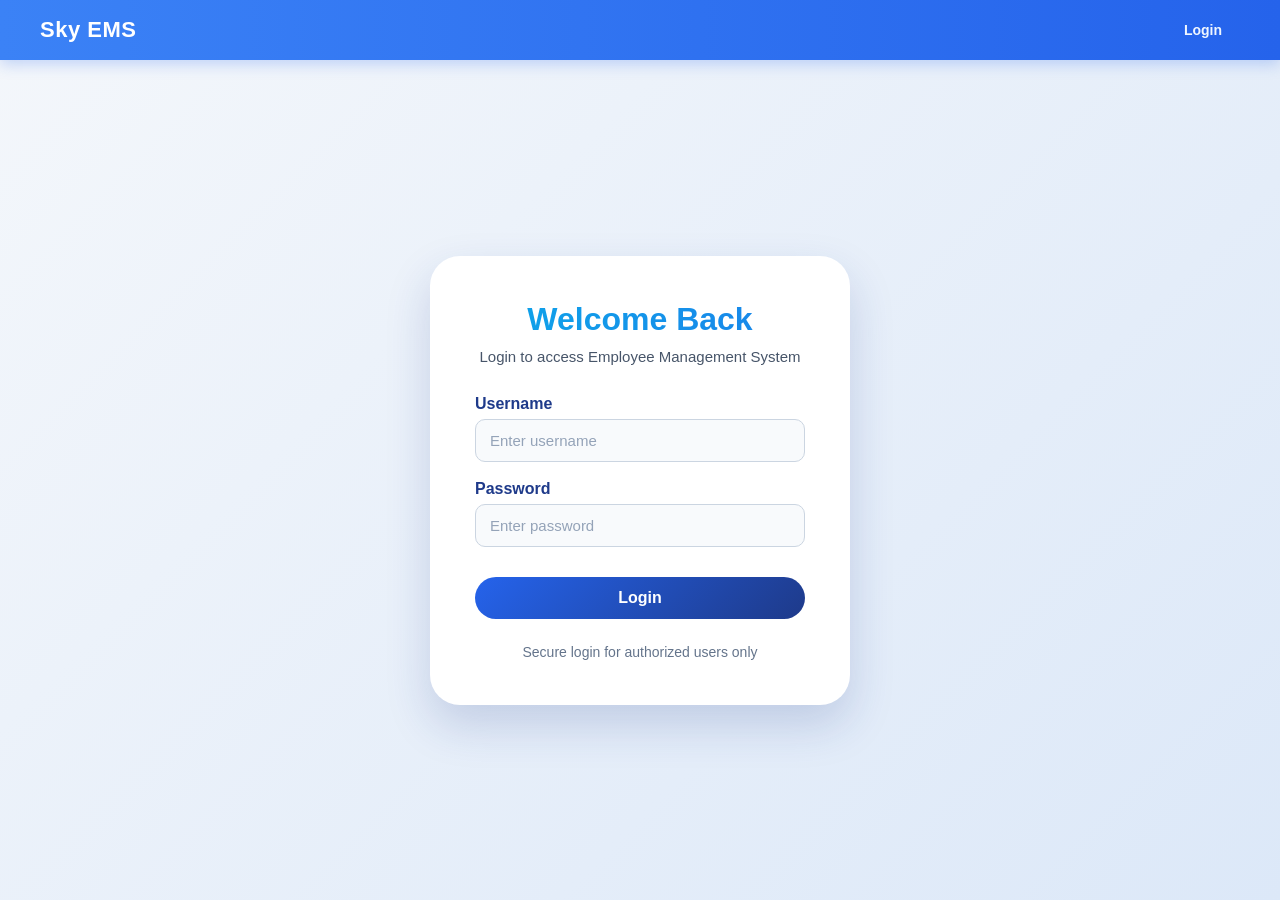
<file: Emp_Management/index.html>
<!DOCTYPE html>
<html lang="en">
<head>
<meta charset="UTF-8">
<title>Login | Sky EMS</title>

<style>
/* ================= GLOBAL ================= */
*{
    margin:0;
    padding:0;
    box-sizing:border-box;
    font-family:"Segoe UI", sans-serif;
}

body{
    min-height:100vh;
    background: linear-gradient(135deg,#F4F7FB,#DCE8F8);
    display:flex;
    flex-direction:column;
    overflow:hidden;
}

/* ================= TOP BAR ================= */
.top-bar{
    height:60px;
    background:linear-gradient(90deg,#3B82F6,#2563EB);
    display:flex;
    align-items:center;
    justify-content:space-between;
    padding:0 40px;
    box-shadow:0 4px 14px rgba(37,99,235,0.25);
}

.logo{
    color:#FFFFFF;
    font-size:22px;
    font-weight:700;
    letter-spacing:0.5px;
}

/* NAVBAR */
.navbar a{
    position:relative;
    color:#EFF6FF;
    text-decoration:none;
    padding:8px 18px;
    border-radius:22px;
    font-size:14px;
    font-weight:600;
    transition:0.4s;
    overflow:hidden;
}

.navbar a::before{
    content:"";
    position:absolute;
    inset:0;
    background:rgba(255,255,255,0.25);
    opacity:0;
    transition:0.4s;
    z-index:-1;
    border-radius:22px;
}

.navbar a:hover{
    color:#FFFFFF;
    transform:translateY(-2px);
    box-shadow:0 6px 16px rgba(37,99,235,0.35);
}

.navbar a:hover::before{
    opacity:1;
}

/* ================= LOGIN WRAPPER ================= */
.login-wrapper{
    flex:1;
    display:flex;
    align-items:center;
    justify-content:center;
    padding:40px;
}

/* ================= LOGIN CARD ================= */
.login-card{
    width:100%;
    max-width:420px;
    background:#FFFFFF;
    padding:45px;
    border-radius:30px;
    box-shadow:0 20px 45px rgba(30,58,138,0.18);
    text-align:center;
    animation:slideUp 1.1s ease forwards;
}

/* TITLE */
.login-card h1{
    font-size:32px;
    font-weight:800;
    background:linear-gradient(270deg,#1E3A8A,#2563EB,#0EA5E9);
    background-size:400% 400%;
    -webkit-background-clip:text;
    -webkit-text-fill-color:transparent;
    animation:gradientMove 6s ease infinite;
}

.login-card p{
    font-size:15px;
    color:#475569;
    margin-top:10px;
    margin-bottom:30px;
}

/* LABEL */
.login-card label{
    display:block;
    text-align:left;
    font-weight:600;
    margin-bottom:6px;
    margin-top:18px;
    color:#1E3A8A;
}

/* INPUT */
.login-card input{
    width:100%;
    padding:12px 14px;
    border-radius:10px;
    border:1px solid #CBD5E1;
    font-size:15px;
    outline:none;
    background:#F8FAFC;
    color:#1F2937;
    transition:0.3s;
}

.login-card input::placeholder{
    color:#94A3B8;
}

.login-card input:focus{
    border-color:#2563EB;
    box-shadow:0 0 0 3px rgba(37,99,235,0.25);
}

/* BUTTON */
.login-card button{
    margin-top:30px;
    width:100%;
    padding:12px;
    background:linear-gradient(135deg,#2563EB,#1E3A8A);
    border:none;
    border-radius:25px;
    font-size:16px;
    font-weight:700;
    cursor:pointer;
    color:#FFFFFF;
    transition:0.4s;
}

.login-card button:hover{
    transform:scale(1.05);
    box-shadow:0 8px 20px rgba(37,99,235,0.4);
}

/* FOOTER */
.login-footer{
    margin-top:25px;
    font-size:14px;
    color:#64748B;
}

/* ================= ANIMATIONS ================= */
@keyframes slideUp{
    from{opacity:0; transform:translateY(80px);}
    to{opacity:1; transform:translateY(0);}
}

@keyframes gradientMove{
    0%{background-position:0% 50%;}
    50%{background-position:100% 50%;}
    100%{background-position:0% 50%;}
}
</style>
</head>

<body>

<div class="top-bar">
    <div class="logo">Sky EMS</div>
    <div class="navbar">
        <a href="index.html">Login</a>
    </div>
</div>

<div class="login-wrapper">
    <div class="login-card">

        <h1>Welcome Back</h1>
        <p>Login to access Employee Management System</p>

        <form action="login" method="post">
            <label>Username</label>
            <input type="text" name="uname" placeholder="Enter username" required>

            <label>Password</label>
            <input type="password" name="pword" placeholder="Enter password" required>

            <button type="submit">Login</button>
        </form>

        <div class="login-footer">
            Secure login for authorized users only
        </div>

    </div>
</div>

</body>
</html>
</file>
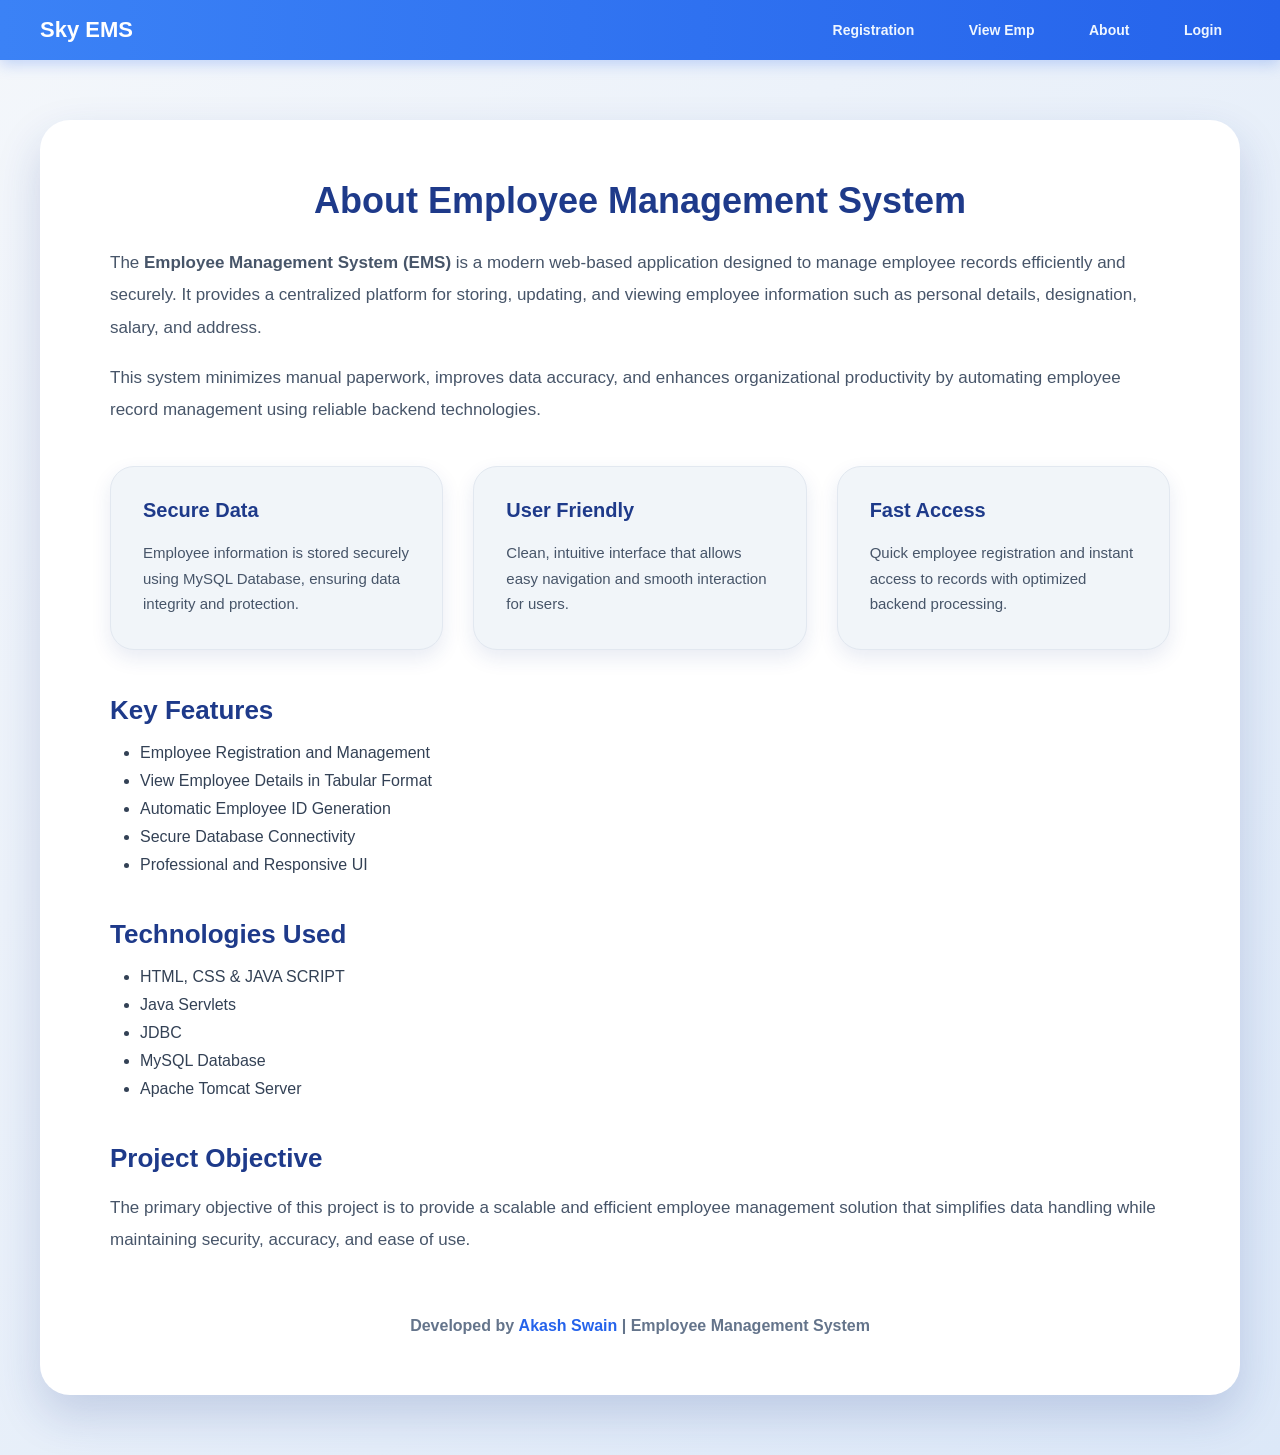
<file: Emp_Management/about.html>
<!DOCTYPE html>
<html lang="en">
<head>
<meta charset="UTF-8">
<title>About | Sky EMS</title>

<style>
/* ================= GLOBAL ================= */
*{
    margin:0;
    padding:0;
    box-sizing:border-box;
    font-family:"Segoe UI", sans-serif;
}

body{
    background:linear-gradient(135deg,#F4F7FB,#DCE8F8);
    color:#1F2937;
}

/* ================= TOP BAR ================= */
.top-bar{
    height:60px;
    background:linear-gradient(90deg,#3B82F6,#2563EB);
    display:flex;
    align-items:center;
    justify-content:space-between;
    padding:0 40px;
    box-shadow:0 4px 14px rgba(37,99,235,0.25);
}

.logo{
    color:#FFFFFF;
    font-size:22px;
    font-weight:700;
}

.navbar a{
    color:#EFF6FF;
    text-decoration:none;
    margin-left:14px;
    padding:8px 18px;
    border-radius:22px;
    font-size:14px;
    font-weight:600;
    transition:0.25s;
}

.navbar a:hover{
    background:rgba(255,255,255,0.25);
    color:#FFFFFF;
}

/* ================= CONTAINER ================= */
.about-container{
    max-width:1200px;
    margin:60px auto;
    background:#FFFFFF;
    padding:60px 70px;
    border-radius:30px;
    box-shadow:0 20px 45px rgba(30,58,138,0.18);
}

/* HEADINGS */
.about-container h1{
    text-align:center;
    font-size:36px;
    font-weight:800;
    margin-bottom:25px;
    color:#1E3A8A;
}

.about-container h2{
    margin-top:45px;
    font-size:26px;
    color:#1E3A8A;
}

.about-container p{
    font-size:17px;
    line-height:1.9;
    margin-top:18px;
    color:#475569;
}

/* ================= CARDS ================= */
.cards{
    display:grid;
    grid-template-columns:repeat(auto-fit,minmax(280px,1fr));
    gap:30px;
    margin-top:40px;
}

/* CARD BASE */
.card{
    position:relative;
    background:#F1F5F9;
    padding:32px;
    border-radius:24px;
    overflow:hidden;
    border:1px solid #E2E8F0;
    box-shadow:0 8px 20px rgba(30,58,138,0.10);
    transition:transform 0.25s ease, box-shadow 0.25s ease;
}

/* LEFT → RIGHT COLOR OVERLAY (SINGLE COLOR) */
.card::after{
    content:"";
    position:absolute;
    inset:0;
    background:#2563EB;
    transform:scaleX(0);
    transform-origin:left;
    transition:transform 0.35s ease;
    z-index:0;
}

/* KEEP TEXT ABOVE */
.card *{
    position:relative;
    z-index:1;
}

/* CARD TEXT */
.card h3{
    font-size:20px;
    margin-bottom:14px;
    color:#1E3A8A;
    transition:color 0.25s ease;
}

.card p{
    font-size:15px;
    line-height:1.7;
    color:#475569;
    transition:color 0.25s ease;
}

/* HOVER EFFECT */
.card:hover{
    transform:translateY(-8px);
    box-shadow:
        0 18px 35px rgba(30,58,138,0.25),
        0 0 25px rgba(37,99,235,0.35);
}

.card:hover::after{
    transform:scaleX(1);
}

.card:hover h3,
.card:hover p{
    color:#FFFFFF;
}

/* ================= LIST ================= */
.about-container ul{
    margin-top:18px;
    margin-left:30px;
}

.about-container ul li{
    margin-bottom:10px;
    font-size:16px;
    color:#334155;
}

/* ================= FOOTER ================= */
.footer{
    margin-top:60px;
    text-align:center;
    font-size:16px;
    font-weight:600;
    color:#64748B;
}

.footer b{
    color:#2563EB;
    font-weight:800;
}
</style>
</head>

<body>

<div class="top-bar">
    <div class="logo">Sky EMS</div>
    <div class="navbar">
        <a href="register.html">Registration</a>
        <a href="viewemp">View Emp</a>
        <a href="about.html">About</a>
        <a href="index.html">Login</a>
    </div>
</div>

<div class="about-container">

    <h1>About Employee Management System</h1>

    <p>
        The <b>Employee Management System (EMS)</b> is a modern web-based application
        designed to manage employee records efficiently and securely. It provides a
        centralized platform for storing, updating, and viewing employee information
        such as personal details, designation, salary, and address.
    </p>

    <p>
        This system minimizes manual paperwork, improves data accuracy, and enhances
        organizational productivity by automating employee record management using
        reliable backend technologies.
    </p>

    <div class="cards">
        <div class="card">
            <h3>Secure Data</h3>
            <p>
                Employee information is stored securely using MySQL Database,
                ensuring data integrity and protection.
            </p>
        </div>

        <div class="card">
            <h3>User Friendly</h3>
            <p>
                Clean, intuitive interface that allows easy navigation and smooth
                interaction for users.
            </p>
        </div>

        <div class="card">
            <h3>Fast Access</h3>
            <p>
                Quick employee registration and instant access to records with
                optimized backend processing.
            </p>
        </div>
    </div>

    <h2>Key Features</h2>
    <ul>
        <li>Employee Registration and Management</li>
        <li>View Employee Details in Tabular Format</li>
        <li>Automatic Employee ID Generation</li>
        <li>Secure Database Connectivity</li>
        <li>Professional and Responsive UI</li>
    </ul>

    <h2>Technologies Used</h2>
    <ul>
        <li>HTML, CSS & JAVA SCRIPT</li>
        <li>Java Servlets</li>
        <li>JDBC</li>
        <li>MySQL Database</li>
        <li>Apache Tomcat Server</li>
    </ul>

    <h2>Project Objective</h2>
    <p>
        The primary objective of this project is to provide a scalable and efficient
        employee management solution that simplifies data handling while maintaining
        security, accuracy, and ease of use.
    </p>

    <div class="footer">
        Developed by <b>Akash Swain</b> | Employee Management System
    </div>

</div>

</body>
</html>
</file>
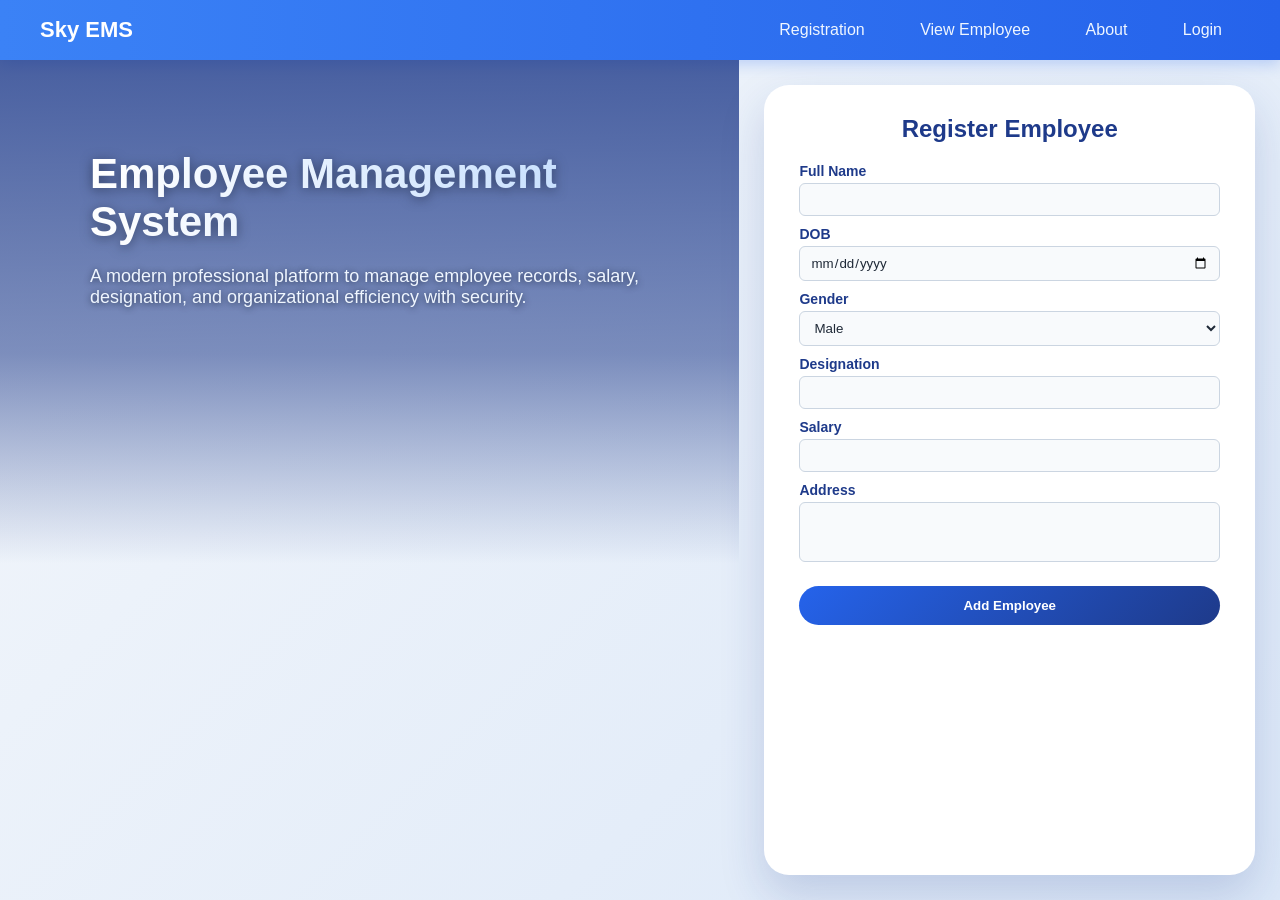
<file: Emp_Management/register.html>
<!DOCTYPE html>
<html lang="en">
<head>
    <meta charset="UTF-8">
    <title>Sky Management</title>
    <link rel="stylesheet" href="style.css">
</head>
<body>

<div class="top-bar">
    <div class="logo">Sky EMS</div>
    <div class="navbar">
        <a href="register.html">Registration</a>
        <a href="viewemp">View Employee</a>
        <a href="about.html">About</a>
        <a href="index.html">Login</a>
    </div>
</div>

<div class="container">

    <div class="left-panel">
        <h1 class="title-animate">Employee Management System</h1>
        <p class="text-animate">
            A modern professional platform to manage employee records,
            salary, designation, and organizational efficiency with security.
        </p>
    </div>

    <div class="right-panel form-animate">
        <h2>Register Employee</h2>

        <form action="registerEmployee" method="post">

            <label>Full Name</label>
            <input type="text" name="fullname" required>

            <label>DOB</label>
            <input type="date" name="dob" required>

            <label>Gender</label>
            <select name="gender" required>
                <option>Male</option>
                <option>Female</option>
            </select>

            <label>Designation</label>
            <input type="text" name="designation" required>

            <label>Salary</label>
            <input type="number" name="salary" required>

            <label>Address</label>
            <textarea name="address"></textarea>

            <button type="submit">Add Employee</button>
        </form>
    </div>

</div>

</body>
</html>
</file>
<file: Emp_Management/style.css>
/* ================= VARIABLES ================= */
:root{
    --primary:#2563EB;
    --primary-light:#3B82F6;
    --dark:#1E3A8A;
    --panel:#FFFFFF;
}

/* RESET */
*{
    margin:0;
    padding:0;
    box-sizing:border-box;
    font-family:'Segoe UI', sans-serif;
}

/* BODY */
body{
    background:linear-gradient(135deg,#F4F7FB,#DCE8F8);
    height:100vh;
    overflow:hidden;
}

/* ================= TOP BAR ================= */
.top-bar{
    height:60px;
    background:linear-gradient(90deg,var(--primary-light),var(--primary));
    display:flex;
    justify-content:space-between;
    align-items:center;
    padding:0 40px;
    box-shadow:0 4px 14px rgba(37,99,235,0.25);
}

.logo{
    color:#FFFFFF;
    font-size:22px;
    font-weight:700;
}

/* NAVBAR (FAST) */
.navbar a{
    color:#EFF6FF;
    text-decoration:none;
    margin-left:15px;
    padding:8px 18px;
    border-radius:20px;
    transition:transform .2s ease;
}

.navbar a:hover{
    background:rgba(255,255,255,0.25);
    color:#FFFFFF;
    transform:translateY(-2px);
}

/* ================= CONTAINER ================= */
.container{
    display:flex;
    height:calc(100vh - 60px);
}

/* ================= LEFT PANEL ================= */
.left-panel{
    width:60%;
    padding:90px;
    background:url("https://images.unsplash.com/photo-1521737604893-d14cc237f11d")
        no-repeat center/cover;
    position:relative;
    color:white;
}

.left-panel::before{
    content:"";
    position:absolute;
    inset:0;
    background:linear-gradient(180deg,
        rgba(30,58,138,.80) 0%,
        rgba(30,58,138,.55) 35%,
        rgba(30,58,138,0) 60%);
}

.left-panel *{
    position:relative;
}

/* HEADING (GPU SAFE) */
.left-panel h1{
    font-size:42px;
    font-weight:800;
    background:linear-gradient(90deg,#FFFFFF,#BFDBFE);
    -webkit-background-clip:text;
    -webkit-text-fill-color:transparent;
    filter:drop-shadow(0 2px 6px rgba(15,23,42,.55));
    animation:slideLeft .8s ease forwards;
}

.left-panel p{
    margin-top:20px;
    font-size:18px;
    max-width:600px;
    color:#EFF6FF;
    text-shadow:0 1px 6px rgba(15,23,42,.7);
    animation:fadeUp .9s ease forwards;
}

/* ================= RIGHT PANEL ================= */
.right-panel{
    width:40%;
    background:var(--panel);
    margin:25px;
    border-radius:25px;
    padding:30px 35px;
    box-shadow:0 20px 45px rgba(30,58,138,0.18);
    animation:slideUp .8s ease forwards;
}

/* FORM */
.right-panel h2{
    text-align:center;
    color:var(--dark);
    margin-bottom:20px;
}

.right-panel label{
    display:block;
    margin-top:10px;
    font-size:14px;
    font-weight:600;
    color:var(--dark);
}

.right-panel input,
.right-panel select,
.right-panel textarea{
    width:100%;
    padding:8px 10px;
    margin-top:4px;
    border-radius:6px;
    border:1px solid #CBD5E1;
    background:#F8FAFC;
    color:#1F2937;
    outline:none;
}

.right-panel input:focus,
.right-panel select:focus,
.right-panel textarea:focus{
    border-color:var(--primary);
    box-shadow:0 0 0 3px rgba(37,99,235,0.25);
}

.right-panel textarea{
    height:60px;
    resize:none;
}

/* BUTTON (NO SHADOW ANIMATION) */
.right-panel button{
    margin-top:20px;
    width:100%;
    padding:12px;
    border-radius:25px;
    border:none;
    background:linear-gradient(135deg,#2563EB,#1E3A8A);
    color:#FFFFFF;
    font-weight:bold;
    cursor:pointer;
    transition:transform .2s ease;
}

.right-panel button:hover{
    transform:scale(1.05);
}

/* ================= ANIMATIONS (FAST) ================= */
@keyframes slideLeft{
    from{opacity:0;transform:translateX(-40px);}
    to{opacity:1;transform:translateX(0);}
}

@keyframes fadeUp{
    from{opacity:0;transform:translateY(25px);}
    to{opacity:1;transform:translateY(0);}
}

@keyframes slideUp{
    from{opacity:0;transform:translateY(40px);}
    to{opacity:1;transform:translateY(0);}
}
</file>
